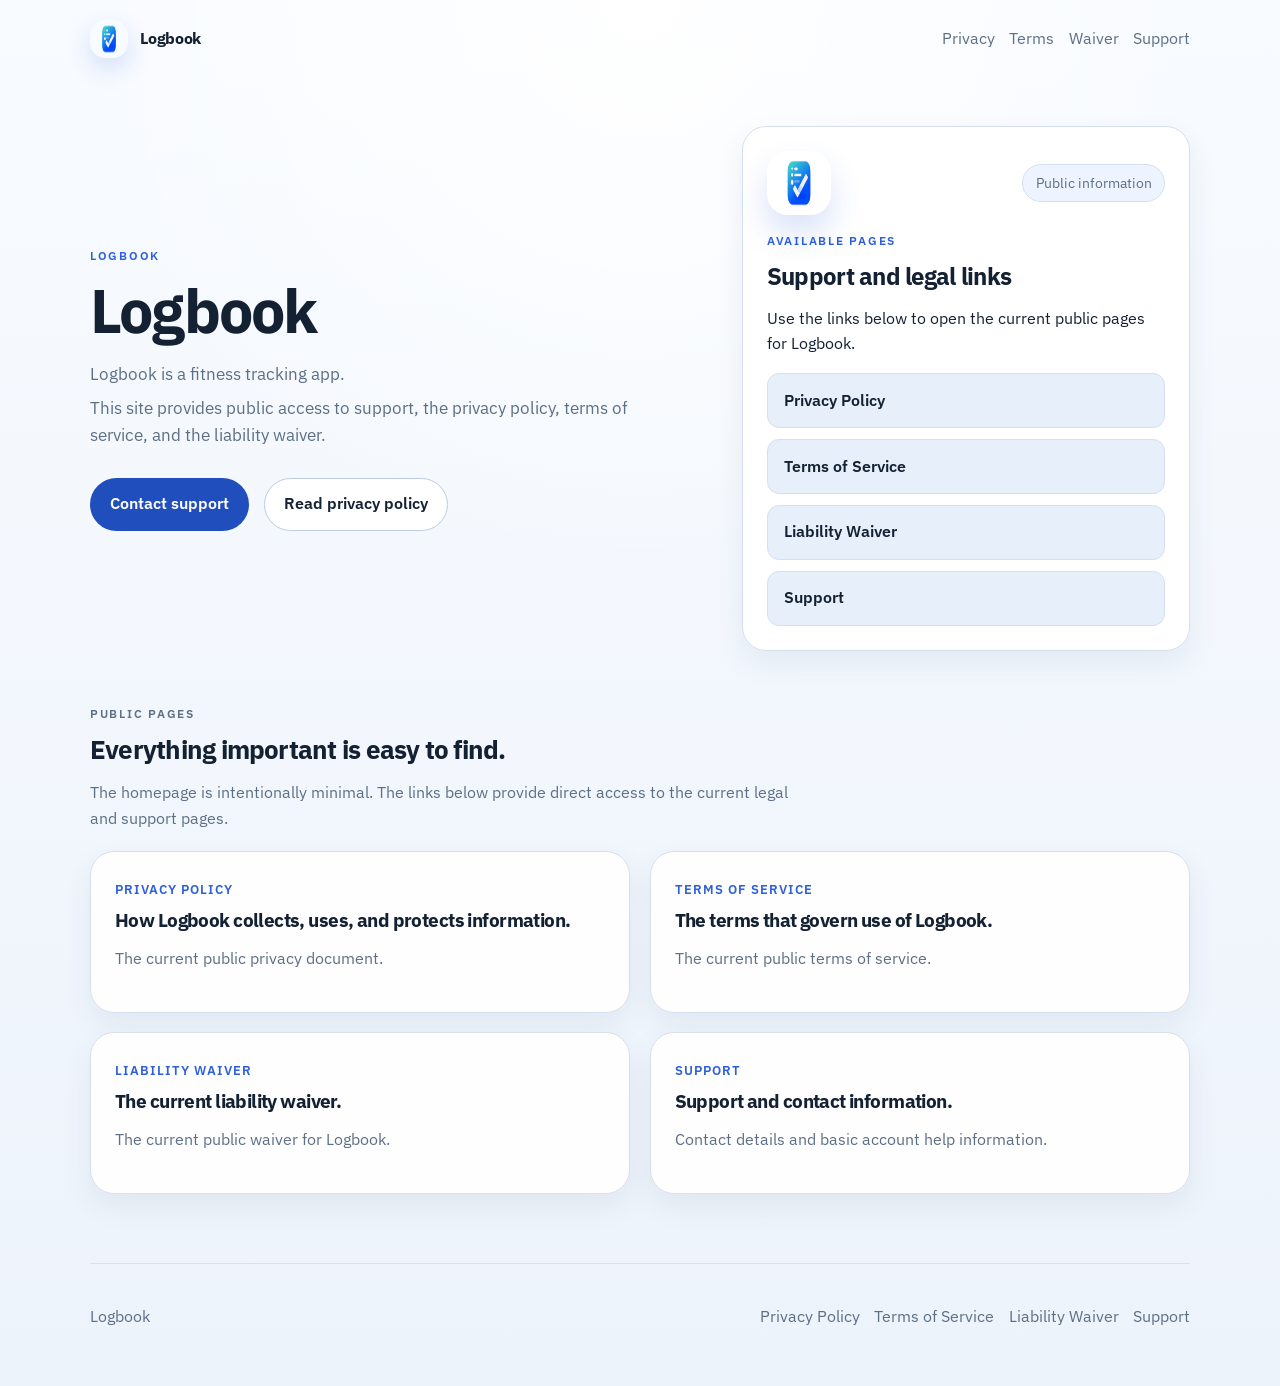
<file: index.html>
<!DOCTYPE html>
<html lang="en">
  <head>
    <meta charset="UTF-8" />
    <meta name="viewport" content="width=device-width, initial-scale=1.0" />
    <title>Logbook</title>
    <meta
      name="description"
      content="Logbook is a fitness tracking app. This site provides public support and legal information."
    />
    <link rel="preconnect" href="https://fonts.googleapis.com" />
    <link rel="preconnect" href="https://fonts.gstatic.com" crossorigin />
    <link
      href="https://fonts.googleapis.com/css2?family=IBM+Plex+Sans:wght@400;500;600;700&display=swap"
      rel="stylesheet"
    />
    <link
      rel="icon"
      type="image/png"
      href="./logbook_icon/logbook_transparent.png?v=20260417c"
    />
    <link rel="stylesheet" href="./styles.css?v=20260417a" />
  </head>
  <body>
    <div class="site-shell">
      <header class="site-header">
        <a class="brand" href="index.html" aria-label="Logbook home">
          <img
            class="brand-logo"
            src="./logbook_icon/logbook_transparent.png?v=20260417c"
            alt=""
          />
          <span>Logbook</span>
        </a>
        <nav class="site-nav" aria-label="Primary">
          <a href="privacy.html">Privacy</a>
          <a href="terms.html">Terms</a>
          <a href="waiver.html">Waiver</a>
          <a href="support.html">Support</a>
        </nav>
      </header>

      <main>
        <section class="hero">
          <div>
            <p class="eyebrow">Logbook</p>
            <h1>Logbook</h1>
            <p class="lead">
              Logbook is a fitness tracking app.
            </p>
            <p class="lead sublead">
              This site provides public access to support, the privacy policy,
              terms of service, and the liability waiver.
            </p>
            <div class="cta-row">
              <a class="button button-primary" href="support.html"
                >Contact support</a
              >
              <a class="button button-secondary" href="privacy.html"
                >Read privacy policy</a
              >
            </div>
          </div>

          <aside class="card hero-card" aria-label="Logbook links">
            <div class="hero-card-brand">
              <img
                class="hero-card-logo"
                src="./logbook_icon/logbook_transparent.png?v=20260417c"
                alt=""
              />
              <span class="meta-chip">Public information</span>
            </div>
            <p class="section-label">Available pages</p>
            <h2>Support and legal links</h2>
            <p>
              Use the links below to open the current public pages for
              Logbook.
            </p>
            <div class="hero-link-list" role="list">
              <a class="hero-link-row" href="privacy.html">Privacy Policy</a>
              <a class="hero-link-row" href="terms.html">Terms of Service</a>
              <a class="hero-link-row" href="waiver.html">Liability Waiver</a>
              <a class="hero-link-row" href="support.html">Support</a>
            </div>
          </aside>
        </section>

        <section class="content-section">
          <div class="section-header">
            <p class="section-label">Public pages</p>
            <h2>Everything important is easy to find.</h2>
            <p>
              The homepage is intentionally minimal. The links below provide
              direct access to the current legal and support pages.
            </p>
          </div>

          <div class="resource-grid">
            <a class="card resource-card" href="privacy.html">
              <span class="resource-label">Privacy Policy</span>
              <h3>How Logbook collects, uses, and protects information.</h3>
              <p>
                The current public privacy document.
              </p>
            </a>

            <a class="card resource-card" href="terms.html">
              <span class="resource-label">Terms of Service</span>
              <h3>The terms that govern use of Logbook.</h3>
              <p>
                The current public terms of service.
              </p>
            </a>

            <a class="card resource-card" href="waiver.html">
              <span class="resource-label">Liability Waiver</span>
              <h3>The current liability waiver.</h3>
              <p>
                The current public waiver for Logbook.
              </p>
            </a>

            <a class="card resource-card" href="support.html">
              <span class="resource-label">Support</span>
              <h3>Support and contact information.</h3>
              <p>
                Contact details and basic account help information.
              </p>
            </a>
          </div>
        </section>
      </main>

      <footer class="site-footer">
        <p>Logbook</p>
        <nav class="footer-nav" aria-label="Footer">
          <a href="privacy.html">Privacy Policy</a>
          <a href="terms.html">Terms of Service</a>
          <a href="waiver.html">Liability Waiver</a>
          <a href="support.html">Support</a>
        </nav>
      </footer>
    </div>
  </body>
</html>
</file>
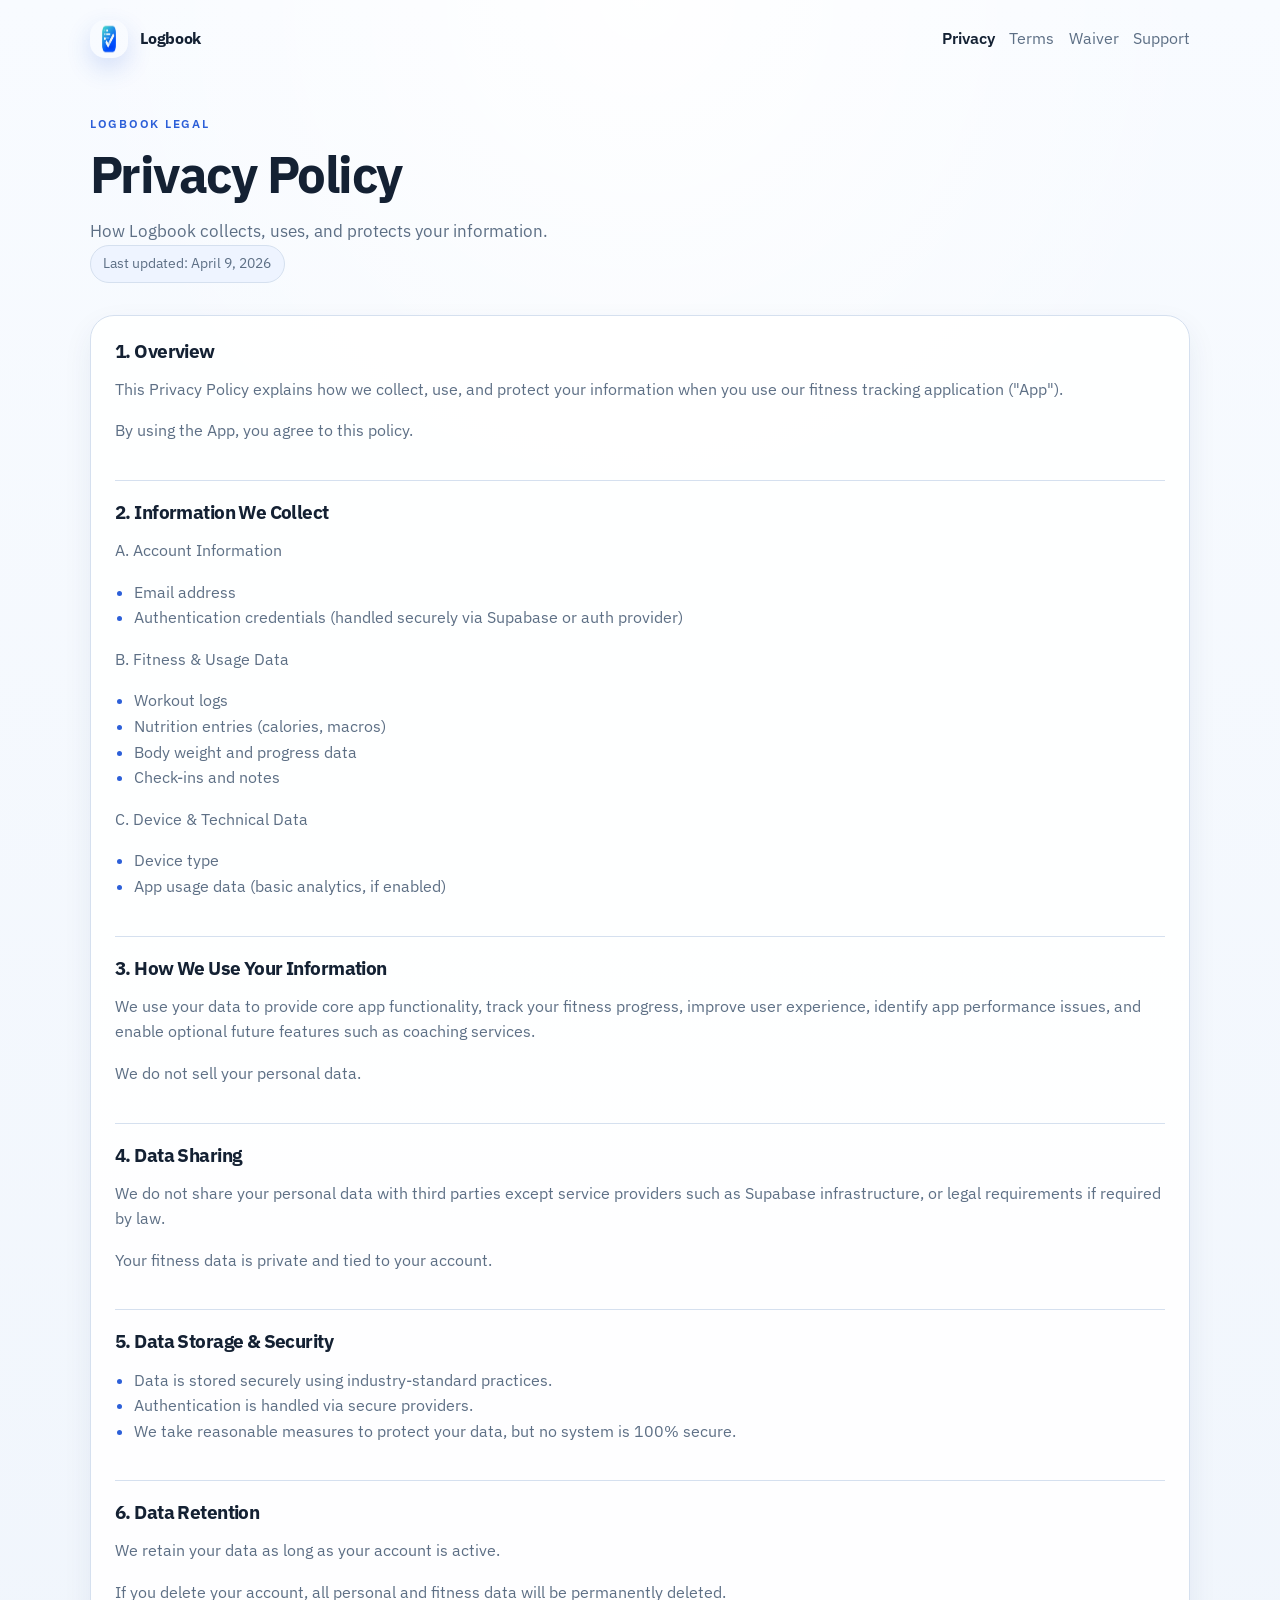
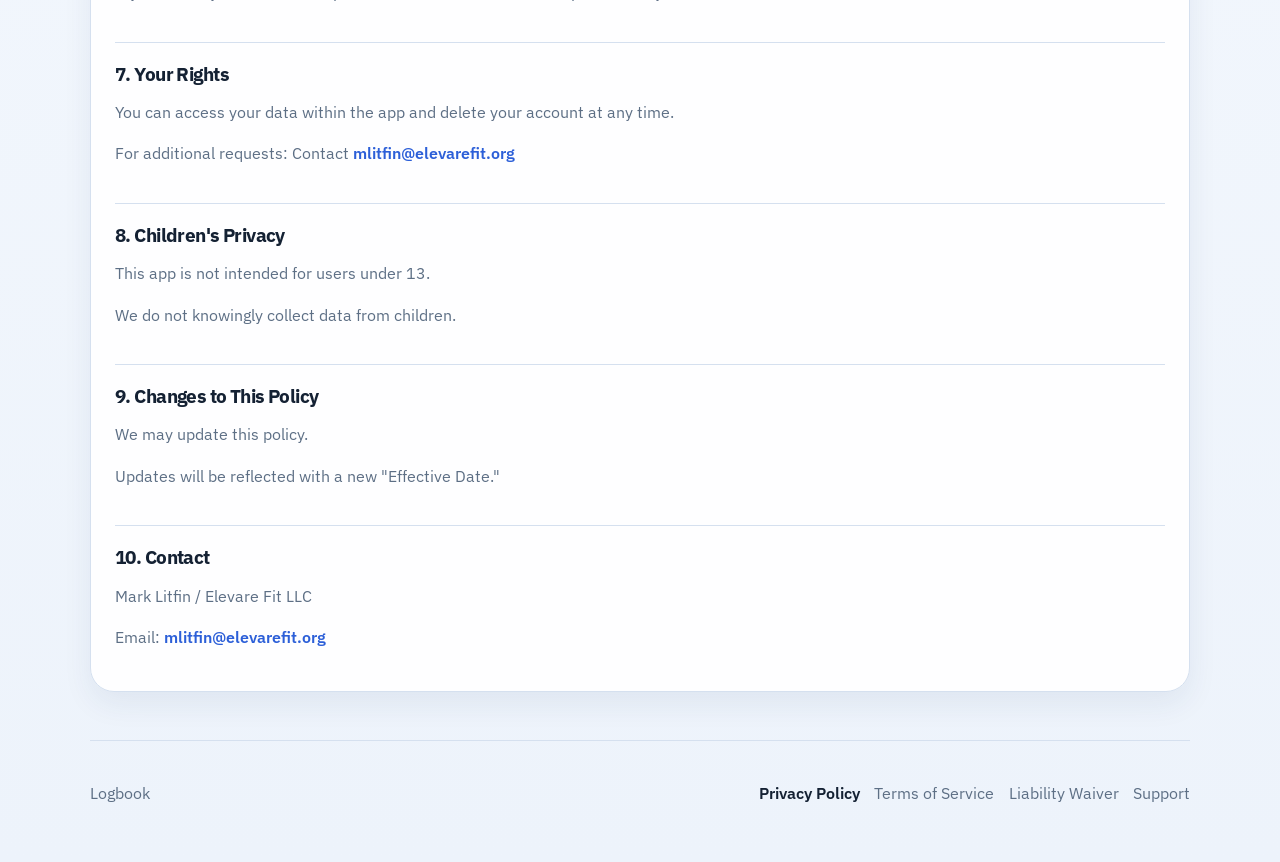
<file: privacy.html>
<!DOCTYPE html>
<html lang="en">
  <head>
    <meta charset="UTF-8" />
    <meta name="viewport" content="width=device-width, initial-scale=1.0" />
    <title>Logbook | Privacy Policy</title>
    <meta
      name="description"
      content="How Logbook collects, uses, and protects information."
    />
    <link rel="preconnect" href="https://fonts.googleapis.com" />
    <link rel="preconnect" href="https://fonts.gstatic.com" crossorigin />
    <link
      href="https://fonts.googleapis.com/css2?family=IBM+Plex+Sans:wght@400;500;600;700&display=swap"
      rel="stylesheet"
    />
    <link
      rel="icon"
      type="image/png"
      href="./logbook_icon/logbook_transparent.png?v=20260417c"
    />
    <link rel="stylesheet" href="./styles.css?v=20260417a" />
  </head>
  <body>
    <div class="site-shell">
      <header class="site-header">
        <a class="brand" href="index.html" aria-label="Logbook home">
          <img
            class="brand-logo"
            src="./logbook_icon/logbook_transparent.png?v=20260417c"
            alt=""
          />
          <span>Logbook</span>
        </a>
        <nav class="site-nav" aria-label="Primary">
          <a href="privacy.html" aria-current="page">Privacy</a>
          <a href="terms.html">Terms</a>
          <a href="waiver.html">Waiver</a>
          <a href="support.html">Support</a>
        </nav>
      </header>

      <main class="page-main">
        <section class="page-hero">
          <p class="eyebrow">Logbook legal</p>
          <h1>Privacy Policy</h1>
          <p class="lead narrow">
            How Logbook collects, uses, and protects your information.
          </p>
          <div class="meta-row">
            <span class="meta-chip">Last updated: April 9, 2026</span>
          </div>
        </section>

        <section class="card legal-card">
          <article class="legal-section">
            <h2>1. Overview</h2>
            <p>
              This Privacy Policy explains how we collect, use, and protect your
              information when you use our fitness tracking application
              ("App").
            </p>
            <p>By using the App, you agree to this policy.</p>
          </article>

          <article class="legal-section">
            <h2>2. Information We Collect</h2>
            <p>A. Account Information</p>
            <ul>
              <li>Email address</li>
              <li>
                Authentication credentials (handled securely via Supabase or
                auth provider)
              </li>
            </ul>
            <p>B. Fitness &amp; Usage Data</p>
            <ul>
              <li>Workout logs</li>
              <li>Nutrition entries (calories, macros)</li>
              <li>Body weight and progress data</li>
              <li>Check-ins and notes</li>
            </ul>
            <p>C. Device &amp; Technical Data</p>
            <ul>
              <li>Device type</li>
              <li>App usage data (basic analytics, if enabled)</li>
            </ul>
          </article>

          <article class="legal-section">
            <h2>3. How We Use Your Information</h2>
            <p>
              We use your data to provide core app functionality, track your
              fitness progress, improve user experience, identify app
              performance issues, and enable optional future features such as
              coaching services.
            </p>
            <p>We do not sell your personal data.</p>
          </article>

          <article class="legal-section">
            <h2>4. Data Sharing</h2>
            <p>
              We do not share your personal data with third parties except
              service providers such as Supabase infrastructure, or legal
              requirements if required by law.
            </p>
            <p>Your fitness data is private and tied to your account.</p>
          </article>

          <article class="legal-section">
            <h2>5. Data Storage &amp; Security</h2>
            <ul>
              <li>Data is stored securely using industry-standard practices.</li>
              <li>Authentication is handled via secure providers.</li>
              <li>
                We take reasonable measures to protect your data, but no system
                is 100% secure.
              </li>
            </ul>
          </article>

          <article class="legal-section">
            <h2>6. Data Retention</h2>
            <p>We retain your data as long as your account is active.</p>
            <p>
              If you delete your account, all personal and fitness data will be
              permanently deleted.
            </p>
          </article>

          <article class="legal-section">
            <h2>7. Your Rights</h2>
            <p>You can access your data within the app and delete your account at any time.</p>
            <p>
              For additional requests: Contact
              <a class="text-link" href="mailto:mlitfin@elevarefit.org"
                >mlitfin@elevarefit.org</a
              >
            </p>
          </article>

          <article class="legal-section">
            <h2>8. Children&apos;s Privacy</h2>
            <p>This app is not intended for users under 13.</p>
            <p>We do not knowingly collect data from children.</p>
          </article>

          <article class="legal-section">
            <h2>9. Changes to This Policy</h2>
            <p>We may update this policy.</p>
            <p>Updates will be reflected with a new "Effective Date."</p>
          </article>

          <article class="legal-section">
            <h2>10. Contact</h2>
            <p>Mark Litfin / Elevare Fit LLC</p>
            <p>
              Email:
              <a class="text-link" href="mailto:mlitfin@elevarefit.org"
                >mlitfin@elevarefit.org</a
              >
            </p>
          </article>
        </section>
      </main>

      <footer class="site-footer">
        <p>Logbook</p>
        <nav class="footer-nav" aria-label="Footer">
          <a href="privacy.html" aria-current="page">Privacy Policy</a>
          <a href="terms.html">Terms of Service</a>
          <a href="waiver.html">Liability Waiver</a>
          <a href="support.html">Support</a>
        </nav>
      </footer>
    </div>
  </body>
</html>
</file>
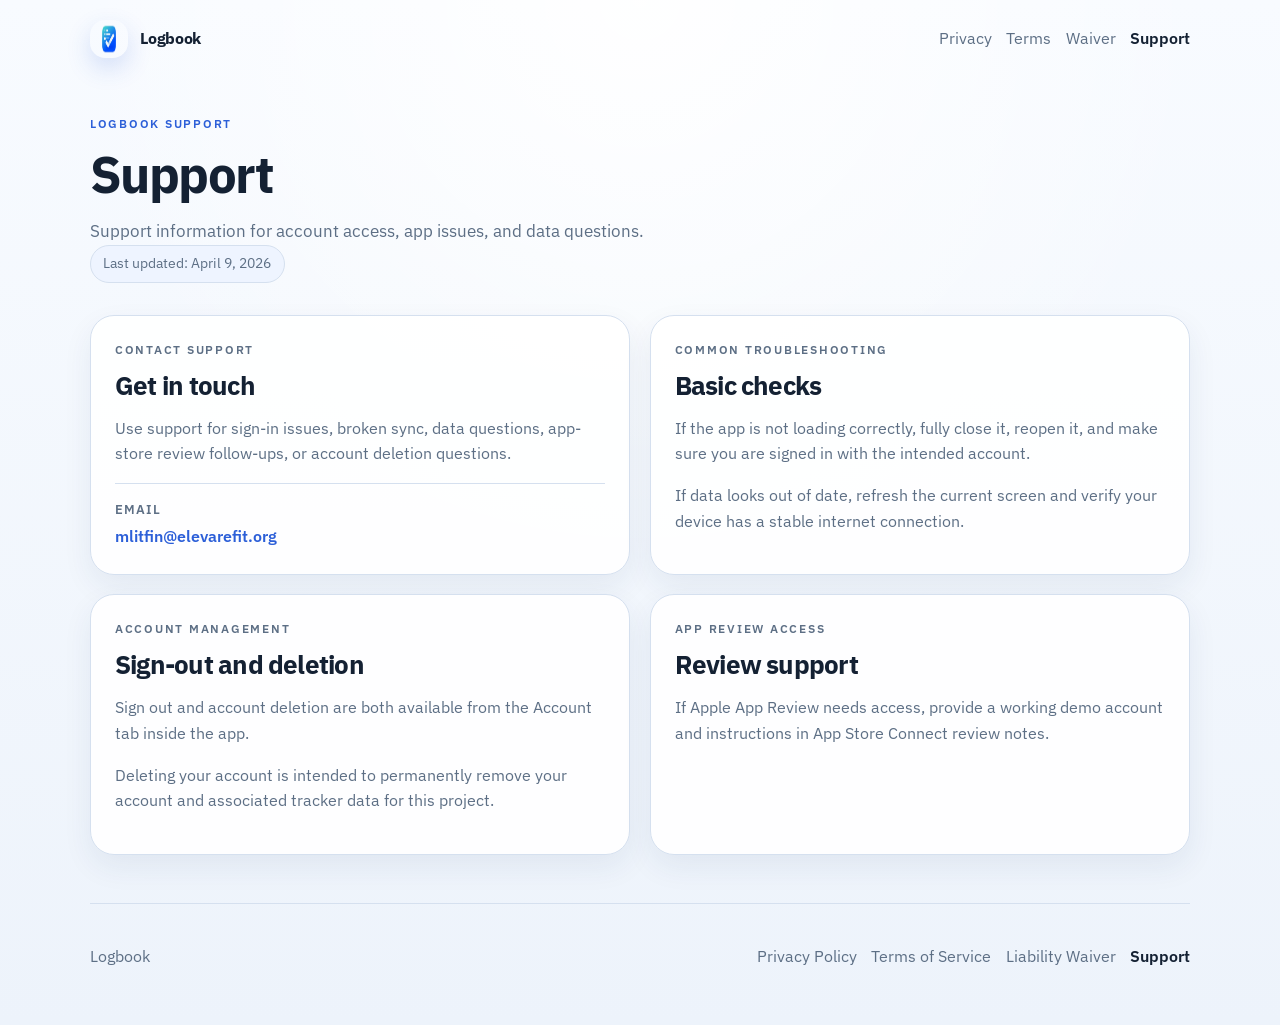
<file: support.html>
<!DOCTYPE html>
<html lang="en">
  <head>
    <meta charset="UTF-8" />
    <meta name="viewport" content="width=device-width, initial-scale=1.0" />
    <title>Logbook | Support</title>
    <meta
      name="description"
      content="Support information for account access, app issues, and data questions."
    />
    <link rel="preconnect" href="https://fonts.googleapis.com" />
    <link rel="preconnect" href="https://fonts.gstatic.com" crossorigin />
    <link
      href="https://fonts.googleapis.com/css2?family=IBM+Plex+Sans:wght@400;500;600;700&display=swap"
      rel="stylesheet"
    />
    <link
      rel="icon"
      type="image/png"
      href="./logbook_icon/logbook_transparent.png?v=20260417c"
    />
    <link rel="stylesheet" href="./styles.css?v=20260417a" />
  </head>
  <body>
    <div class="site-shell">
      <header class="site-header">
        <a class="brand" href="index.html" aria-label="Logbook home">
          <img
            class="brand-logo"
            src="./logbook_icon/logbook_transparent.png?v=20260417c"
            alt=""
          />
          <span>Logbook</span>
        </a>
        <nav class="site-nav" aria-label="Primary">
          <a href="privacy.html">Privacy</a>
          <a href="terms.html">Terms</a>
          <a href="waiver.html">Waiver</a>
          <a href="support.html" aria-current="page">Support</a>
        </nav>
      </header>

      <main class="page-main">
        <section class="page-hero">
          <p class="eyebrow">Logbook support</p>
          <h1>Support</h1>
          <p class="lead narrow">
            Support information for account access, app issues, and data
            questions.
          </p>
          <div class="meta-row">
            <span class="meta-chip">Last updated: April 9, 2026</span>
          </div>
        </section>

        <section class="support-grid">
          <article class="card support-card">
            <p class="section-label">Contact Support</p>
            <h2>Get in touch</h2>
            <p>
              Use support for sign-in issues, broken sync, data questions,
              app-store review follow-ups, or account deletion questions.
            </p>
            <div class="support-detail">
              <span>Email</span>
              <a class="text-link" href="mailto:mlitfin@elevarefit.org"
                >mlitfin@elevarefit.org</a
              >
            </div>
          </article>

          <article class="card support-card">
            <p class="section-label">Common Troubleshooting</p>
            <h2>Basic checks</h2>
            <p>
              If the app is not loading correctly, fully close it, reopen it,
              and make sure you are signed in with the intended account.
            </p>
            <p>
              If data looks out of date, refresh the current screen and verify
              your device has a stable internet connection.
            </p>
          </article>

          <article class="card support-card">
            <p class="section-label">Account Management</p>
            <h2>Sign-out and deletion</h2>
            <p>
              Sign out and account deletion are both available from the Account
              tab inside the app.
            </p>
            <p>
              Deleting your account is intended to permanently remove your
              account and associated tracker data for this project.
            </p>
          </article>

          <article class="card support-card">
            <p class="section-label">App Review Access</p>
            <h2>Review support</h2>
            <p>
              If Apple App Review needs access, provide a working demo account
              and instructions in App Store Connect review notes.
            </p>
          </article>
        </section>
      </main>

      <footer class="site-footer">
        <p>Logbook</p>
        <nav class="footer-nav" aria-label="Footer">
          <a href="privacy.html">Privacy Policy</a>
          <a href="terms.html">Terms of Service</a>
          <a href="waiver.html">Liability Waiver</a>
          <a href="support.html" aria-current="page">Support</a>
        </nav>
      </footer>
    </div>
  </body>
</html>
</file>
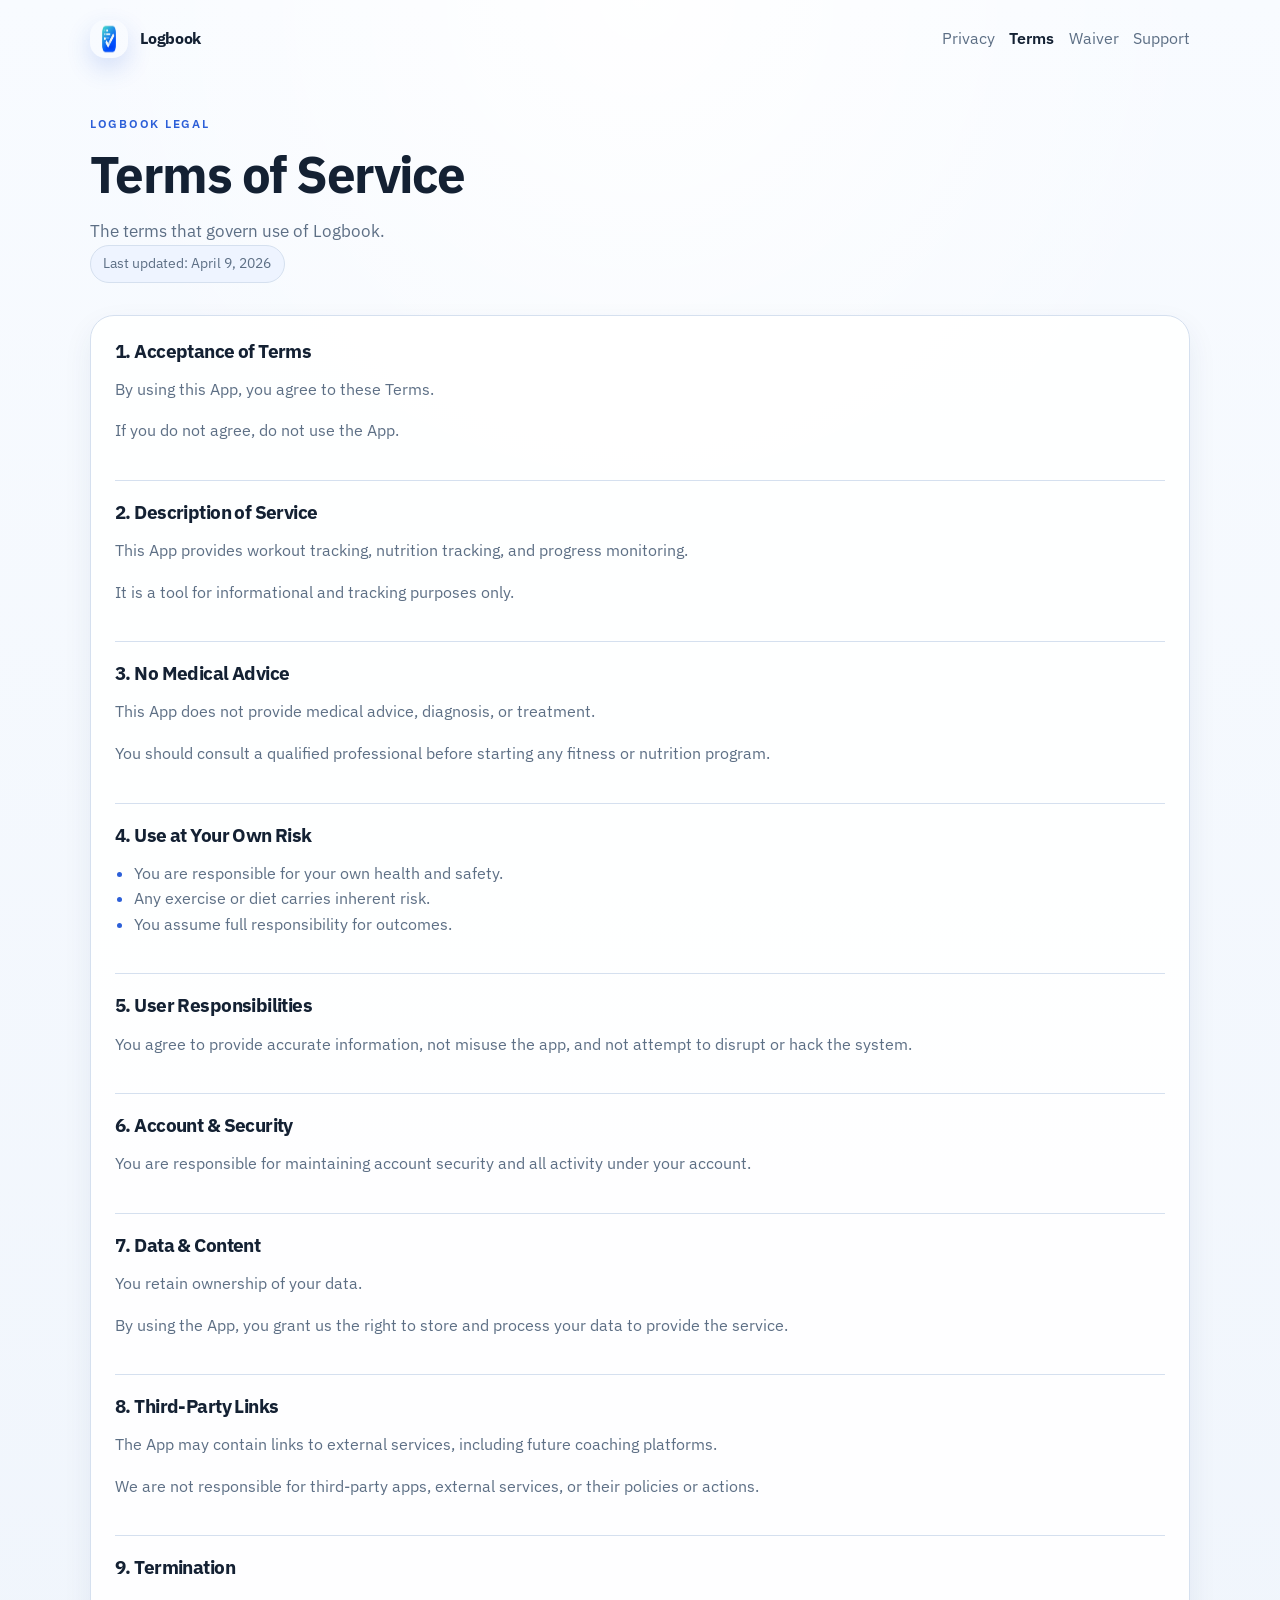
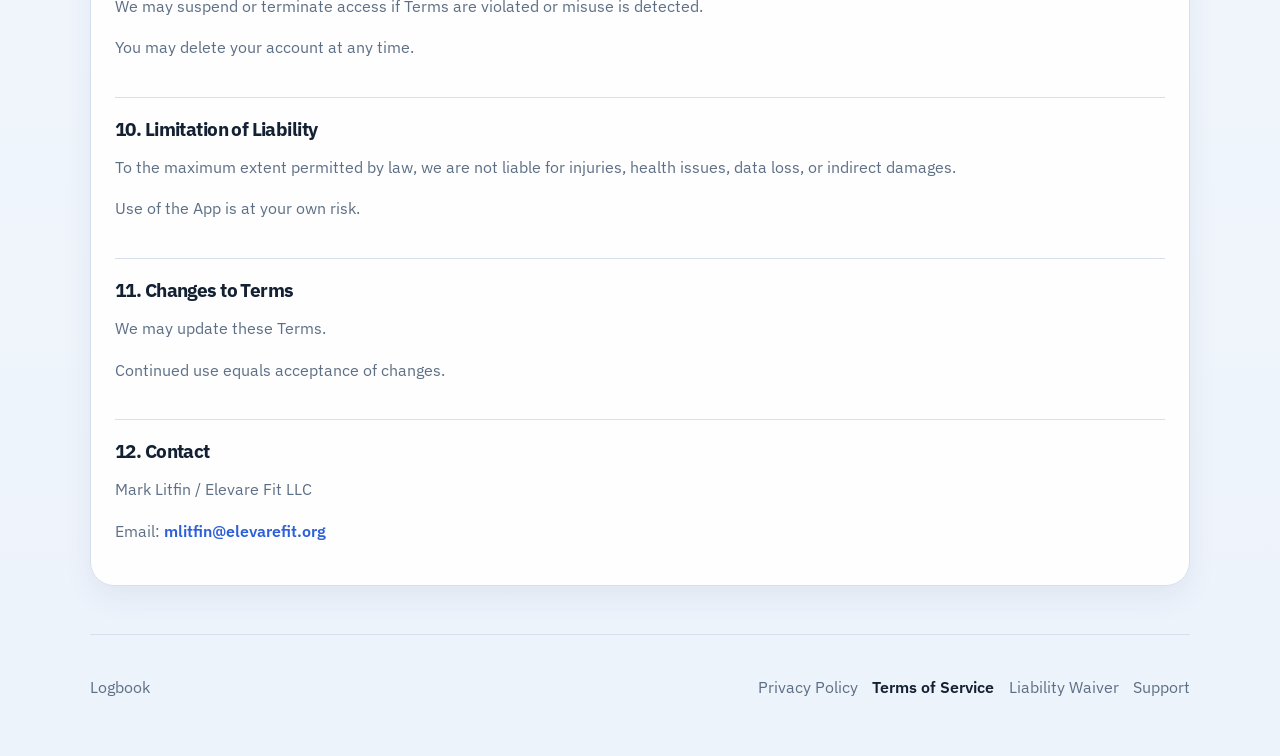
<file: terms.html>
<!DOCTYPE html>
<html lang="en">
  <head>
    <meta charset="UTF-8" />
    <meta name="viewport" content="width=device-width, initial-scale=1.0" />
    <title>Logbook | Terms of Service</title>
    <meta
      name="description"
      content="The terms that govern use of Logbook."
    />
    <link rel="preconnect" href="https://fonts.googleapis.com" />
    <link rel="preconnect" href="https://fonts.gstatic.com" crossorigin />
    <link
      href="https://fonts.googleapis.com/css2?family=IBM+Plex+Sans:wght@400;500;600;700&display=swap"
      rel="stylesheet"
    />
    <link
      rel="icon"
      type="image/png"
      href="./logbook_icon/logbook_transparent.png?v=20260417c"
    />
    <link rel="stylesheet" href="./styles.css?v=20260417a" />
  </head>
  <body>
    <div class="site-shell">
      <header class="site-header">
        <a class="brand" href="index.html" aria-label="Logbook home">
          <img
            class="brand-logo"
            src="./logbook_icon/logbook_transparent.png?v=20260417c"
            alt=""
          />
          <span>Logbook</span>
        </a>
        <nav class="site-nav" aria-label="Primary">
          <a href="privacy.html">Privacy</a>
          <a href="terms.html" aria-current="page">Terms</a>
          <a href="waiver.html">Waiver</a>
          <a href="support.html">Support</a>
        </nav>
      </header>

      <main class="page-main">
        <section class="page-hero">
          <p class="eyebrow">Logbook legal</p>
          <h1>Terms of Service</h1>
          <p class="lead narrow">The terms that govern use of Logbook.</p>
          <div class="meta-row">
            <span class="meta-chip">Last updated: April 9, 2026</span>
          </div>
        </section>

        <section class="card legal-card">
          <article class="legal-section">
            <h2>1. Acceptance of Terms</h2>
            <p>By using this App, you agree to these Terms.</p>
            <p>If you do not agree, do not use the App.</p>
          </article>

          <article class="legal-section">
            <h2>2. Description of Service</h2>
            <p>
              This App provides workout tracking, nutrition tracking, and
              progress monitoring.
            </p>
            <p>It is a tool for informational and tracking purposes only.</p>
          </article>

          <article class="legal-section">
            <h2>3. No Medical Advice</h2>
            <p>
              This App does not provide medical advice, diagnosis, or treatment.
            </p>
            <p>
              You should consult a qualified professional before starting any
              fitness or nutrition program.
            </p>
          </article>

          <article class="legal-section">
            <h2>4. Use at Your Own Risk</h2>
            <ul>
              <li>You are responsible for your own health and safety.</li>
              <li>Any exercise or diet carries inherent risk.</li>
              <li>You assume full responsibility for outcomes.</li>
            </ul>
          </article>

          <article class="legal-section">
            <h2>5. User Responsibilities</h2>
            <p>
              You agree to provide accurate information, not misuse the app, and
              not attempt to disrupt or hack the system.
            </p>
          </article>

          <article class="legal-section">
            <h2>6. Account &amp; Security</h2>
            <p>
              You are responsible for maintaining account security and all
              activity under your account.
            </p>
          </article>

          <article class="legal-section">
            <h2>7. Data &amp; Content</h2>
            <p>You retain ownership of your data.</p>
            <p>
              By using the App, you grant us the right to store and process your
              data to provide the service.
            </p>
          </article>

          <article class="legal-section">
            <h2>8. Third-Party Links</h2>
            <p>
              The App may contain links to external services, including future
              coaching platforms.
            </p>
            <p>
              We are not responsible for third-party apps, external services, or
              their policies or actions.
            </p>
          </article>

          <article class="legal-section">
            <h2>9. Termination</h2>
            <p>
              We may suspend or terminate access if Terms are violated or misuse
              is detected.
            </p>
            <p>You may delete your account at any time.</p>
          </article>

          <article class="legal-section">
            <h2>10. Limitation of Liability</h2>
            <p>
              To the maximum extent permitted by law, we are not liable for
              injuries, health issues, data loss, or indirect damages.
            </p>
            <p>Use of the App is at your own risk.</p>
          </article>

          <article class="legal-section">
            <h2>11. Changes to Terms</h2>
            <p>We may update these Terms.</p>
            <p>Continued use equals acceptance of changes.</p>
          </article>

          <article class="legal-section">
            <h2>12. Contact</h2>
            <p>Mark Litfin / Elevare Fit LLC</p>
            <p>
              Email:
              <a class="text-link" href="mailto:mlitfin@elevarefit.org"
                >mlitfin@elevarefit.org</a
              >
            </p>
          </article>
        </section>
      </main>

      <footer class="site-footer">
        <p>Logbook</p>
        <nav class="footer-nav" aria-label="Footer">
          <a href="privacy.html">Privacy Policy</a>
          <a href="terms.html" aria-current="page">Terms of Service</a>
          <a href="waiver.html">Liability Waiver</a>
          <a href="support.html">Support</a>
        </nav>
      </footer>
    </div>
  </body>
</html>
</file>
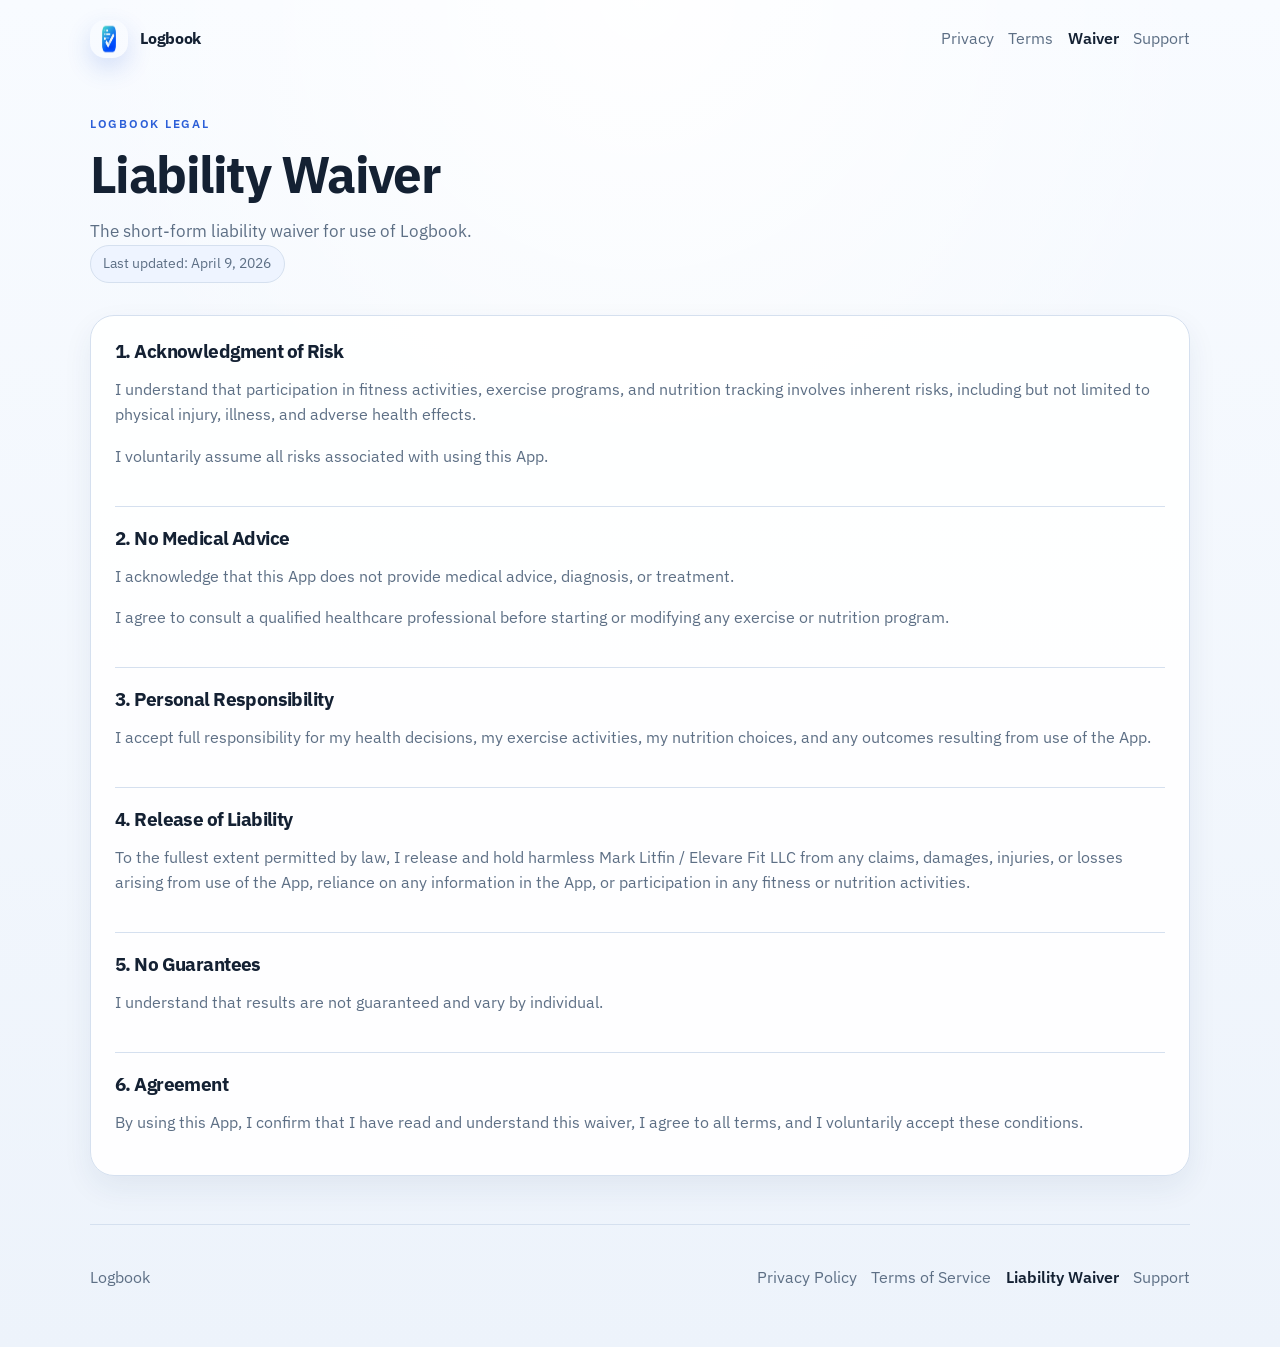
<file: waiver.html>
<!DOCTYPE html>
<html lang="en">
  <head>
    <meta charset="UTF-8" />
    <meta name="viewport" content="width=device-width, initial-scale=1.0" />
    <title>Logbook | Liability Waiver</title>
    <meta
      name="description"
      content="The short-form liability waiver for use of Logbook."
    />
    <link rel="preconnect" href="https://fonts.googleapis.com" />
    <link rel="preconnect" href="https://fonts.gstatic.com" crossorigin />
    <link
      href="https://fonts.googleapis.com/css2?family=IBM+Plex+Sans:wght@400;500;600;700&display=swap"
      rel="stylesheet"
    />
    <link
      rel="icon"
      type="image/png"
      href="./logbook_icon/logbook_transparent.png?v=20260417c"
    />
    <link rel="stylesheet" href="./styles.css?v=20260417a" />
  </head>
  <body>
    <div class="site-shell">
      <header class="site-header">
        <a class="brand" href="index.html" aria-label="Logbook home">
          <img
            class="brand-logo"
            src="./logbook_icon/logbook_transparent.png?v=20260417c"
            alt=""
          />
          <span>Logbook</span>
        </a>
        <nav class="site-nav" aria-label="Primary">
          <a href="privacy.html">Privacy</a>
          <a href="terms.html">Terms</a>
          <a href="waiver.html" aria-current="page">Waiver</a>
          <a href="support.html">Support</a>
        </nav>
      </header>

      <main class="page-main">
        <section class="page-hero">
          <p class="eyebrow">Logbook legal</p>
          <h1>Liability Waiver</h1>
          <p class="lead narrow">
            The short-form liability waiver for use of Logbook.
          </p>
          <div class="meta-row">
            <span class="meta-chip">Last updated: April 9, 2026</span>
          </div>
        </section>

        <section class="card legal-card">
          <article class="legal-section">
            <h2>1. Acknowledgment of Risk</h2>
            <p>
              I understand that participation in fitness activities, exercise
              programs, and nutrition tracking involves inherent risks,
              including but not limited to physical injury, illness, and adverse
              health effects.
            </p>
            <p>I voluntarily assume all risks associated with using this App.</p>
          </article>

          <article class="legal-section">
            <h2>2. No Medical Advice</h2>
            <p>
              I acknowledge that this App does not provide medical advice,
              diagnosis, or treatment.
            </p>
            <p>
              I agree to consult a qualified healthcare professional before
              starting or modifying any exercise or nutrition program.
            </p>
          </article>

          <article class="legal-section">
            <h2>3. Personal Responsibility</h2>
            <p>
              I accept full responsibility for my health decisions, my exercise
              activities, my nutrition choices, and any outcomes resulting from
              use of the App.
            </p>
          </article>

          <article class="legal-section">
            <h2>4. Release of Liability</h2>
            <p>
              To the fullest extent permitted by law, I release and hold
              harmless Mark Litfin / Elevare Fit LLC from any claims, damages,
              injuries, or losses arising from use of the App, reliance on any
              information in the App, or participation in any fitness or
              nutrition activities.
            </p>
          </article>

          <article class="legal-section">
            <h2>5. No Guarantees</h2>
            <p>I understand that results are not guaranteed and vary by individual.</p>
          </article>

          <article class="legal-section">
            <h2>6. Agreement</h2>
            <p>
              By using this App, I confirm that I have read and understand this
              waiver, I agree to all terms, and I voluntarily accept these
              conditions.
            </p>
          </article>
        </section>
      </main>

      <footer class="site-footer">
        <p>Logbook</p>
        <nav class="footer-nav" aria-label="Footer">
          <a href="privacy.html">Privacy Policy</a>
          <a href="terms.html">Terms of Service</a>
          <a href="waiver.html" aria-current="page">Liability Waiver</a>
          <a href="support.html">Support</a>
        </nav>
      </footer>
    </div>
  </body>
</html>
</file>
<file: styles.css>
:root {
  --bg: #edf3fb;
  --surface: #ffffff;
  --surface-alt: #e7effb;
  --text: #142133;
  --muted: #5d6f85;
  --line: #d5e0ef;
  --line-strong: #bccbe1;
  --accent: #2c5fd8;
  --accent-strong: #204fbd;
  --accent-soft: #eef4ff;
  --shadow: 0 12px 30px rgba(25, 51, 95, 0.07);
  --radius-lg: 24px;
  --radius-md: 18px;
  --radius-sm: 12px;
  --max-width: 1100px;
}

*,
*::before,
*::after {
  box-sizing: border-box;
}

html {
  scroll-behavior: smooth;
}

body {
  margin: 0;
  min-height: 100vh;
  color: var(--text);
  font-family: "IBM Plex Sans", "Segoe UI", sans-serif;
  line-height: 1.6;
  background:
    radial-gradient(circle at top, rgba(255, 255, 255, 0.94), rgba(255, 255, 255, 0) 36rem),
    linear-gradient(180deg, #f8fbff 0%, var(--bg) 100%);
}

a {
  color: inherit;
  text-decoration: none;
}

.site-shell {
  width: min(var(--max-width), calc(100% - 2rem));
  margin: 0 auto;
}

.site-header,
.site-footer {
  display: flex;
  align-items: center;
  justify-content: space-between;
  gap: 1rem;
}

.site-header {
  padding: 1.25rem 0;
}

.site-footer {
  padding: 1.5rem 0 2.5rem;
  margin-top: 3rem;
  border-top: 1px solid var(--line);
  color: var(--muted);
}

.brand {
  display: inline-flex;
  align-items: center;
  gap: 0.75rem;
  font-weight: 700;
  letter-spacing: -0.02em;
}

.brand-logo {
  width: 2.4rem;
  height: 2.4rem;
  display: block;
  border-radius: 0.95rem;
  box-shadow: 0 10px 24px rgba(44, 95, 216, 0.18);
}

.site-nav,
.footer-nav,
.meta-row,
.cta-row {
  display: flex;
  align-items: center;
  gap: 0.9rem;
  flex-wrap: wrap;
}

.site-nav a,
.footer-nav a {
  color: var(--muted);
  transition: color 160ms ease;
}

.site-nav a:hover,
.site-nav a:focus-visible,
.footer-nav a:hover,
.footer-nav a:focus-visible,
.text-link:hover,
.text-link:focus-visible {
  color: var(--accent);
}

.site-nav a[aria-current="page"],
.footer-nav a[aria-current="page"] {
  color: var(--text);
  font-weight: 600;
}

.hero,
.feature-grid,
.resource-grid,
.support-grid {
  display: grid;
  gap: 1.2rem;
}

.hero {
  grid-template-columns: minmax(0, 1.2fr) minmax(320px, 0.85fr);
  align-items: center;
  padding: 3rem 0 2rem;
}

.page-main {
  padding-top: 1.2rem;
}

.page-hero {
  padding: 1rem 0 2rem;
}

.eyebrow,
.section-label {
  margin: 0 0 0.75rem;
  font-size: 0.78rem;
  font-weight: 600;
  letter-spacing: 0.14em;
  text-transform: uppercase;
  color: var(--accent);
}

h1,
h2,
h3 {
  margin: 0;
  letter-spacing: -0.03em;
  line-height: 1.1;
}

.hero h1 {
  font-size: clamp(2.8rem, 5vw, 3.8rem);
  max-width: none;
}

.page-hero h1 {
  font-size: clamp(2.2rem, 4vw, 3.4rem);
}

.lead {
  margin: 1rem 0 0;
  color: var(--muted);
  font-size: 1.05rem;
  max-width: 34rem;
}

.lead.narrow {
  max-width: 46rem;
}

.sublead {
  margin-top: 0.45rem;
}

.cta-row {
  margin-top: 1.8rem;
}

.button {
  display: inline-flex;
  align-items: center;
  justify-content: center;
  min-height: 2.9rem;
  padding: 0.8rem 1.2rem;
  border-radius: 999px;
  font-weight: 600;
  border: 1px solid transparent;
  transition:
    transform 160ms ease,
    background-color 160ms ease,
    border-color 160ms ease,
    color 160ms ease;
}

.button:hover,
.button:focus-visible {
  transform: translateY(-1px);
}

.button-primary {
  background: var(--accent-strong);
  color: #ffffff;
}

.button-secondary {
  background: #ffffff;
  border-color: var(--line-strong);
  color: var(--text);
}

.card {
  background: rgba(255, 255, 255, 0.94);
  border: 1px solid var(--line);
  border-radius: var(--radius-lg);
  box-shadow: var(--shadow);
}

.hero-card,
.feature-card,
.resource-card,
.legal-card,
.support-card,
.support-note {
  padding: 1.5rem;
}

.hero-list,
.stack-list,
.legal-section ul {
  padding-left: 1.2rem;
}

.hero-list,
.stack-list {
  margin: 1rem 0 0;
}

.hero-list li,
.stack-list li,
.legal-section li,
.feature-card p,
.resource-card p,
.legal-section p,
.support-card p,
.support-note p,
.support-detail span,
.section-header p {
  color: var(--muted);
}

.hero-list li::marker,
.stack-list li::marker,
.legal-section li::marker {
  color: var(--accent);
}

.hero-card {
  background: rgba(255, 255, 255, 0.98);
}

.hero-card .meta-row {
  margin-top: 1rem;
}

.hero-card-brand {
  display: flex;
  align-items: center;
  justify-content: space-between;
  gap: 1rem;
  margin-bottom: 1rem;
}

.hero-card-logo {
  width: 4rem;
  height: 4rem;
  display: block;
  border-radius: 1.3rem;
  box-shadow: 0 18px 32px rgba(44, 95, 216, 0.18);
}

.hero-link-list {
  display: grid;
  gap: 0.7rem;
  margin-top: 1rem;
}

.hero-link-row {
  display: block;
  padding: 0.85rem 1rem;
  border-radius: var(--radius-sm);
  border: 1px solid var(--line);
  background: var(--surface-alt);
  color: var(--text);
  font-weight: 600;
  transition:
    border-color 160ms ease,
    background-color 160ms ease;
}

.hero-link-row:hover,
.hero-link-row:focus-visible {
  border-color: var(--line-strong);
  background: var(--accent-soft);
}

.meta-chip {
  display: inline-flex;
  align-items: center;
  padding: 0.42rem 0.78rem;
  border-radius: 999px;
  background: var(--accent-soft);
  border: 1px solid var(--line);
  color: var(--muted);
  font-size: 0.88rem;
}

.content-section {
  padding: 1.35rem 0;
}

.section-header {
  max-width: 44rem;
  margin-bottom: 1.2rem;
}

.section-header h2,
.feature-card h2,
.support-card h2,
.support-note h2 {
  font-size: clamp(1.55rem, 2vw, 2.1rem);
  margin-bottom: 0.65rem;
}

.feature-grid {
  grid-template-columns: repeat(3, minmax(0, 1fr));
}

.resource-grid,
.support-grid {
  grid-template-columns: repeat(2, minmax(0, 1fr));
}

.feature-card,
.resource-card,
.support-card {
  min-height: 100%;
}

.resource-card {
  transition:
    transform 160ms ease,
    border-color 160ms ease;
}

.resource-card:hover,
.resource-card:focus-visible {
  transform: translateY(-2px);
  border-color: var(--line-strong);
}

.resource-label {
  display: inline-block;
  margin-bottom: 0.55rem;
  font-size: 0.8rem;
  font-weight: 600;
  letter-spacing: 0.08em;
  text-transform: uppercase;
  color: var(--accent);
}

.resource-card h3 {
  margin-bottom: 0.6rem;
  font-size: 1.2rem;
}

.legal-card {
  display: grid;
  gap: 1.25rem;
}

.legal-section + .legal-section {
  padding-top: 1.25rem;
  border-top: 1px solid var(--line);
}

.legal-section h2 {
  margin-bottom: 0.75rem;
  font-size: 1.2rem;
}

.text-link {
  color: var(--accent);
  font-weight: 600;
}

.support-detail {
  margin-top: 1rem;
  padding-top: 1rem;
  border-top: 1px solid var(--line);
}

.support-detail span {
  display: block;
  margin-bottom: 0.25rem;
  font-size: 0.8rem;
  font-weight: 600;
  letter-spacing: 0.08em;
  text-transform: uppercase;
}

@media (max-width: 920px) {
  .hero,
  .feature-grid,
  .resource-grid,
  .support-grid {
    grid-template-columns: 1fr;
  }

  .hero {
    padding-top: 2.75rem;
  }
}

@media (max-width: 720px) {
  .site-shell {
    width: min(var(--max-width), calc(100% - 1.2rem));
  }

  .site-header,
  .site-footer {
    flex-direction: column;
    align-items: flex-start;
  }

  .hero-card,
  .feature-card,
  .resource-card,
  .legal-card,
  .support-card,
  .support-note {
    padding: 1.2rem;
  }

  .meta-chip {
    width: 100%;
    justify-content: center;
  }
}
</file>
